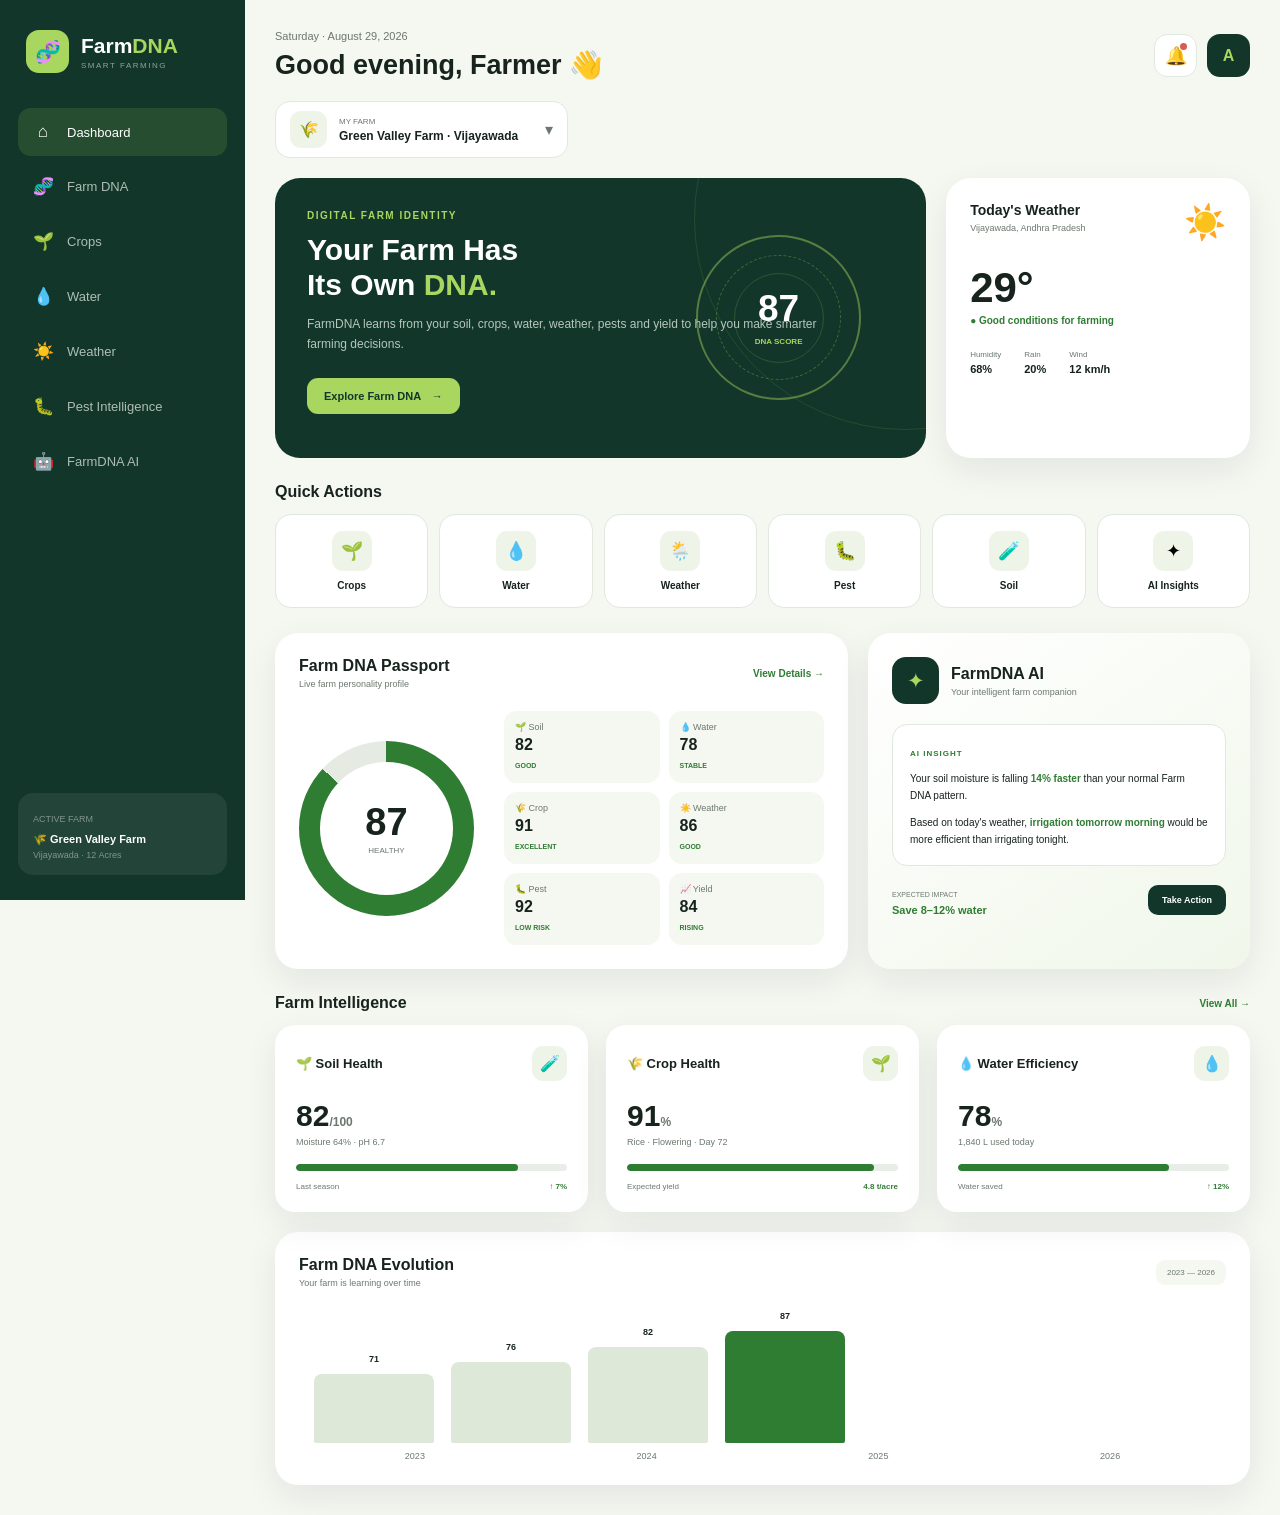
<file: index.html>
<!DOCTYPE html>
<html lang="en">

<head>
    <meta charset="UTF-8">
    <meta name="viewport" content="width=device-width, initial-scale=1.0">

    <title>FarmDNA | Smart Farming</title>

    <link rel="stylesheet" href="style.css">
</head>

<body>

    <!-- SIDEBAR -->
    <aside class="sidebar">

        <div class="logo">
            <div class="logo-icon">🧬</div>

            <div>
                <h2>Farm<span>DNA</span></h2>
                <p>SMART FARMING</p>
            </div>
        </div>

        <nav>

            <button class="nav-item active" data-section="dashboard">
                <span>⌂</span>
                Dashboard
            </button>

            <button class="nav-item" data-section="dna">
                <span>🧬</span>
                Farm DNA
            </button>

            <button class="nav-item" data-section="crops">
                <span>🌱</span>
                Crops
            </button>

            <button class="nav-item" data-section="water">
                <span>💧</span>
                Water
            </button>

            <button class="nav-item" data-section="weather">
                <span>☀️</span>
                Weather
            </button>

            <button class="nav-item" data-section="pest">
                <span>🐛</span>
                Pest Intelligence
            </button>

            <button class="nav-item" data-section="ai">
                <span>🤖</span>
                FarmDNA AI
            </button>

        </nav>

        <div class="farm-mini">

            <small>ACTIVE FARM</small>

            <strong>🌾 Green Valley Farm</strong>

            <p>Vijayawada · 12 Acres</p>

        </div>

    </aside>


    <!-- MAIN -->
    <main class="main">

        <!-- HEADER -->
        <header class="header">

            <div>
                <p class="date">Saturday · August 29, 2026</p>

                <h1>
                    Good evening, Farmer 👋
                </h1>
            </div>

            <div class="header-actions">

                <button class="notification" id="notificationBtn">
                    🔔
                    <span></span>
                </button>

                <div class="profile">
                    A
                </div>

            </div>

        </header>


        <!-- FARM SELECTOR -->
        <div class="farm-selector">

            <div class="farm-selector-icon">
                🌾
            </div>

            <div>
                <small>MY FARM</small>

                <strong>
                    Green Valley Farm · Vijayawada
                </strong>
            </div>

            <div class="arrow">
                ▾
            </div>

        </div>


        <!-- HERO -->
        <section class="hero-section">

            <div class="hero">

                <div class="hero-content">

                    <p class="eyebrow">
                        DIGITAL FARM IDENTITY
                    </p>

                    <h2>
                        Your Farm Has
                        <br>
                        Its Own <span>DNA.</span>
                    </h2>

                    <p class="hero-description">

                        FarmDNA learns from your soil, crops,
                        water, weather, pests and yield to help
                        you make smarter farming decisions.

                    </p>

                    <button class="primary-btn" id="dnaBtn">

                        Explore Farm DNA
                        <span>→</span>

                    </button>

                </div>


                <!-- DNA CIRCLE -->

                <div class="dna-visual">

                    <div class="orbit orbit-1"></div>
                    <div class="orbit orbit-2"></div>

                    <div class="dna-score">

                        <strong>87</strong>

                        <small>DNA SCORE</small>

                    </div>

                </div>

            </div>


            <!-- WEATHER CARD -->

            <div class="weather-card">

                <div class="weather-top">

                    <div>
                        <h3>Today's Weather</h3>

                        <p>
                            Vijayawada, Andhra Pradesh
                        </p>
                    </div>

                    <div class="weather-icon">
                        ☀️
                    </div>

                </div>

                <div class="temperature">
                    29°
                </div>

                <div class="weather-status">
                    ● Good conditions for farming
                </div>

                <div class="weather-details">

                    <div>
                        <small>Humidity</small>
                        <strong>68%</strong>
                    </div>

                    <div>
                        <small>Rain</small>
                        <strong>20%</strong>
                    </div>

                    <div>
                        <small>Wind</small>
                        <strong>12 km/h</strong>
                    </div>

                </div>

            </div>

        </section>


        <!-- QUICK ACTIONS -->

        <section class="section">

            <div class="section-header">
                <h2>Quick Actions</h2>
            </div>

            <div class="quick-actions">

                <button class="quick-card" data-action="crops">
                    <div>🌱</div>
                    <span>Crops</span>
                </button>

                <button class="quick-card" data-action="water">
                    <div>💧</div>
                    <span>Water</span>
                </button>

                <button class="quick-card" data-action="weather">
                    <div>🌦️</div>
                    <span>Weather</span>
                </button>

                <button class="quick-card" data-action="pest">
                    <div>🐛</div>
                    <span>Pest</span>
                </button>

                <button class="quick-card" data-action="soil">
                    <div>🧪</div>
                    <span>Soil</span>
                </button>

                <button class="quick-card" data-action="ai">
                    <div>✦</div>
                    <span>AI Insights</span>
                </button>

            </div>

        </section>


        <!-- DNA + AI -->

        <section class="two-column section">


            <!-- DNA PASSPORT -->

            <div class="card">

                <div class="card-header">

                    <div>
                        <h2>Farm DNA Passport</h2>
                        <p>Live farm personality profile</p>
                    </div>

                    <button class="text-btn" id="detailsBtn">
                        View Details →
                    </button>

                </div>


                <div class="dna-passport">

                    <div class="dna-ring">

                        <div class="dna-ring-inner">

                            <strong>87</strong>

                            <small>HEALTHY</small>

                        </div>

                    </div>


                    <div class="dna-properties">

                        <div class="property">
                            <span>🌱 Soil</span>
                            <strong>82</strong>
                            <small>GOOD</small>
                        </div>

                        <div class="property">
                            <span>💧 Water</span>
                            <strong>78</strong>
                            <small>STABLE</small>
                        </div>

                        <div class="property">
                            <span>🌾 Crop</span>
                            <strong>91</strong>
                            <small>EXCELLENT</small>
                        </div>

                        <div class="property">
                            <span>☀️ Weather</span>
                            <strong>86</strong>
                            <small>GOOD</small>
                        </div>

                        <div class="property">
                            <span>🐛 Pest</span>
                            <strong>92</strong>
                            <small>LOW RISK</small>
                        </div>

                        <div class="property">
                            <span>📈 Yield</span>
                            <strong>84</strong>
                            <small>RISING</small>
                        </div>

                    </div>

                </div>

            </div>


            <!-- AI CARD -->

            <div class="card ai-card">

                <div class="ai-title">

                    <div class="ai-icon">
                        ✦
                    </div>

                    <div>
                        <h2>FarmDNA AI</h2>
                        <p>Your intelligent farm companion</p>
                    </div>

                </div>


                <div class="ai-message">

                    <strong>AI INSIGHT</strong>

                    <p>

                        Your soil moisture is falling
                        <b>14% faster</b> than your normal
                        Farm DNA pattern.

                    </p>

                    <p>

                        Based on today's weather,
                        <b>irrigation tomorrow morning</b>
                        would be more efficient than
                        irrigating tonight.

                    </p>

                </div>


                <div class="ai-footer">

                    <div>

                        <small>EXPECTED IMPACT</small>

                        <strong>
                            Save 8–12% water
                        </strong>

                    </div>

                    <button class="dark-btn" id="actionBtn">
                        Take Action
                    </button>

                </div>

            </div>

        </section>


        <!-- FARM INTELLIGENCE -->

        <section class="section">

            <div class="section-header">

                <h2>Farm Intelligence</h2>

                <button class="text-btn">
                    View All →
                </button>

            </div>


            <div class="metrics">


                <!-- SOIL -->

                <div class="metric-card">

                    <div class="metric-header">

                        <h3>🌱 Soil Health</h3>

                        <span>🧪</span>

                    </div>

                    <div class="metric-number">
                        82<span>/100</span>
                    </div>

                    <p>
                        Moisture 64% · pH 6.7
                    </p>

                    <div class="progress">
                        <div style="width:82%"></div>
                    </div>

                    <div class="metric-footer">
                        <span>Last season</span>
                        <b>↑ 7%</b>
                    </div>

                </div>


                <!-- CROP -->

                <div class="metric-card">

                    <div class="metric-header">

                        <h3>🌾 Crop Health</h3>

                        <span>🌱</span>

                    </div>

                    <div class="metric-number">
                        91<span>%</span>
                    </div>

                    <p>
                        Rice · Flowering · Day 72
                    </p>

                    <div class="progress">
                        <div style="width:91%"></div>
                    </div>

                    <div class="metric-footer">
                        <span>Expected yield</span>
                        <b>4.8 t/acre</b>
                    </div>

                </div>


                <!-- WATER -->

                <div class="metric-card">

                    <div class="metric-header">

                        <h3>💧 Water Efficiency</h3>

                        <span>💧</span>

                    </div>

                    <div class="metric-number">
                        78<span>%</span>
                    </div>

                    <p>
                        1,840 L used today
                    </p>

                    <div class="progress">
                        <div style="width:78%"></div>
                    </div>

                    <div class="metric-footer">
                        <span>Water saved</span>
                        <b>↑ 12%</b>
                    </div>

                </div>

            </div>

        </section>


        <!-- EVOLUTION -->

        <section class="card evolution">

            <div class="card-header">

                <div>
                    <h2>Farm DNA Evolution</h2>

                    <p>
                        Your farm is learning over time
                    </p>
                </div>

                <span class="year">
                    2023 — 2026
                </span>

            </div>


            <div class="chart">

                <div class="bar" style="height:55%">
                    <span>71</span>
                </div>

                <div class="bar" style="height:65%">
                    <span>76</span>
                </div>

                <div class="bar" style="height:77%">
                    <span>82</span>
                </div>

                <div class="bar active-bar" style="height:90%">
                    <span>87</span>
                </div>

            </div>


            <div class="chart-labels">

                <span>2023</span>
                <span>2024</span>
                <span>2025</span>
                <span>2026</span>

            </div>

        </section>

    </main>


    <!-- MOBILE NAV -->

    <nav class="mobile-nav">

        <button class="active">⌂</button>
        <button>🧬</button>
        <button>🌱</button>
        <button>🤖</button>
        <button>👤</button>

    </nav>


    <!-- TOAST -->

    <div id="toast" class="toast">
        <strong>FarmDNA</strong>
        <span>Action completed successfully.</span>
    </div>


    <script src="script.js"></script>

</body>

</html>
</file>
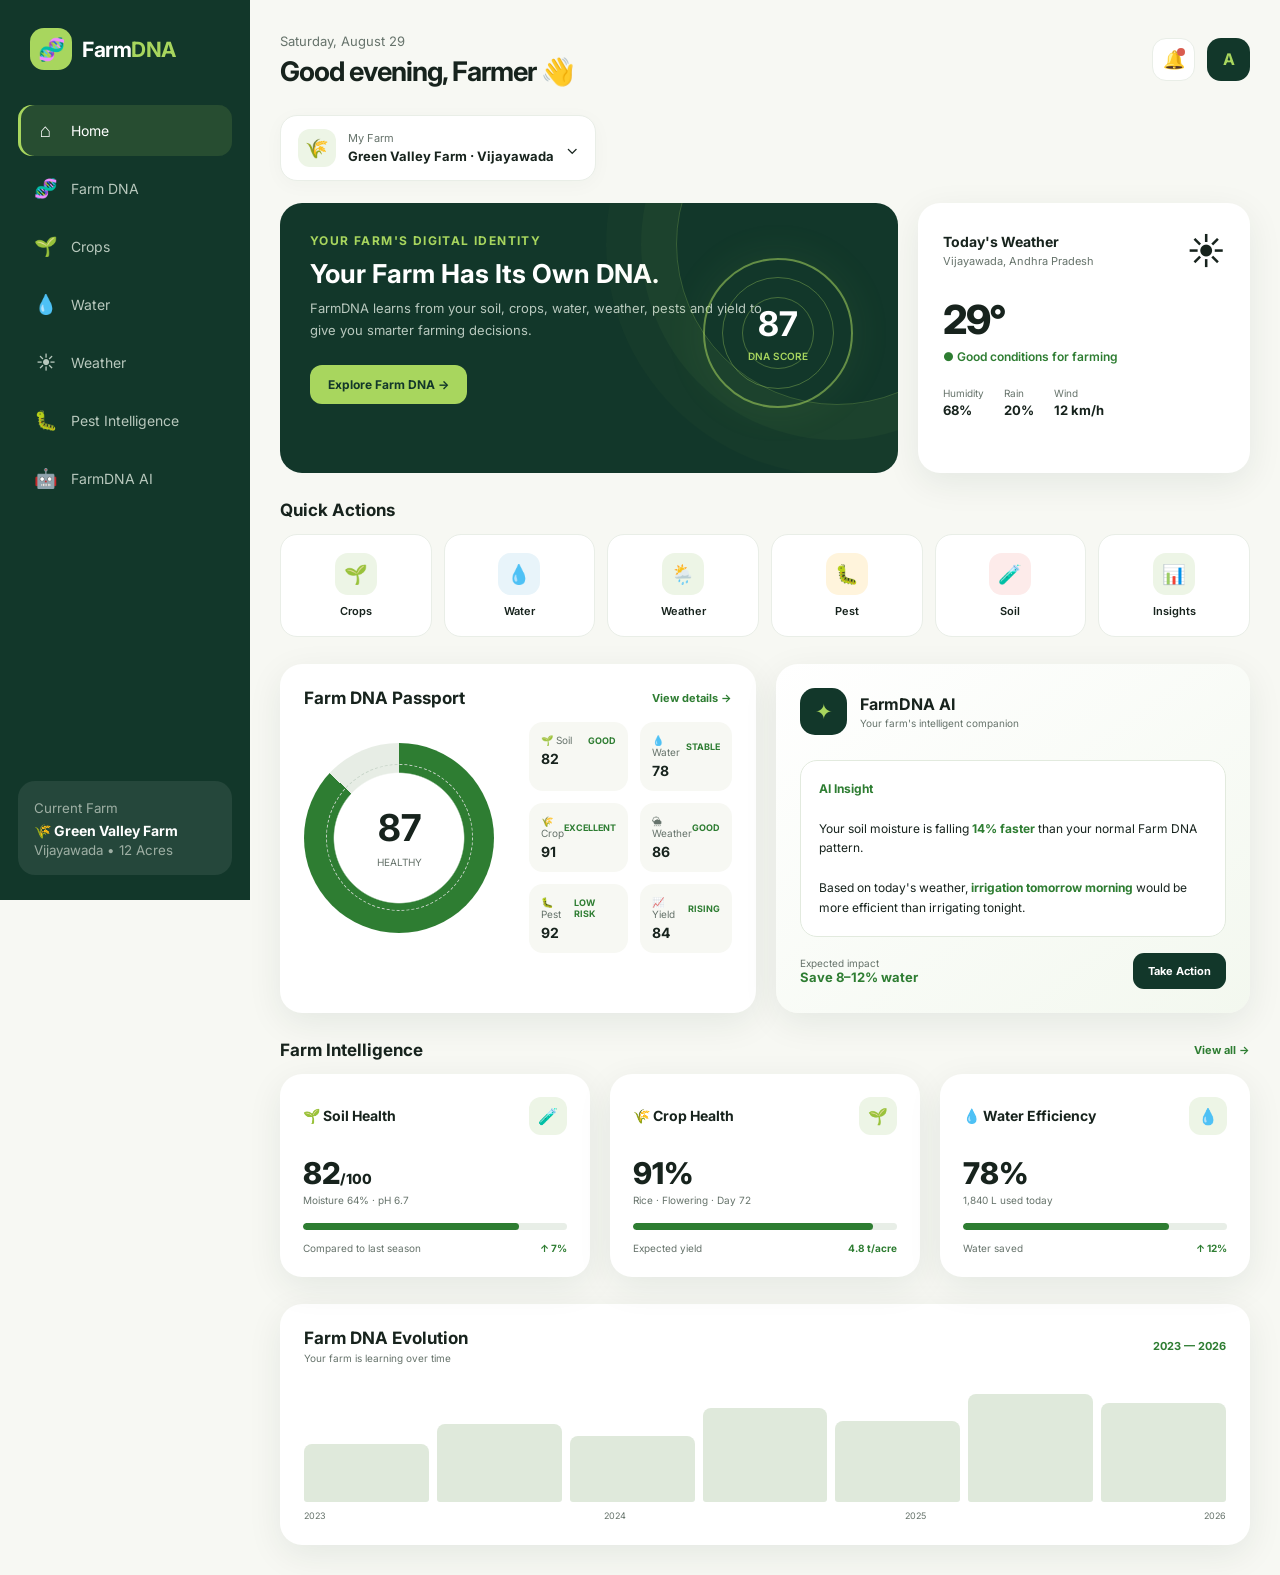
<file: HOME.html>
<!DOCTYPE html>
<html lang="en">
<head>
  <meta charset="UTF-8" />
  <meta name="viewport" content="width=device-width, initial-scale=1.0" />

  <title>FarmDNA — Smart Farming Intelligence</title>

  <link rel="preconnect" href="https://fonts.googleapis.com">
  <link rel="preconnect" href="https://fonts.gstatic.com" crossorigin>
  <link href="https://fonts.googleapis.com/css2?family=Inter:wght@400;500;600;700;800&display=swap" rel="stylesheet">

  <style>
    :root {
      --forest: #12372A;
      --green: #2E7D32;
      --lime: #A8D65E;
      --bg: #F7F8F3;
      --white: #FFFFFF;
      --text: #17231D;
      --muted: #66736B;
      --light: #E9EEE7;
      --blue: #3A86B8;
      --amber: #E7A93B;
      --red: #D95C4F;
      --shadow: 0 10px 35px rgba(18, 55, 42, 0.08);
      --radius: 22px;
    }

    * {
      margin: 0;
      padding: 0;
      box-sizing: border-box;
    }

    html {
      scroll-behavior: smooth;
    }

    body {
      font-family: "Inter", sans-serif;
      background: var(--bg);
      color: var(--text);
      min-height: 100vh;
    }

    button {
      font-family: inherit;
      cursor: pointer;
    }

    .app {
      max-width: 1400px;
      margin: auto;
      display: flex;
      min-height: 100vh;
    }

    /* ================= SIDEBAR ================= */

    .sidebar {
      width: 250px;
      background: var(--forest);
      color: white;
      padding: 28px 18px;
      position: fixed;
      height: 100vh;
      left: 0;
      top: 0;
      z-index: 20;
    }

    .logo {
      display: flex;
      align-items: center;
      gap: 10px;
      padding: 0 12px 35px;
    }

    .logo-icon {
      width: 42px;
      height: 42px;
      border-radius: 14px;
      background: var(--lime);
      color: var(--forest);
      display: grid;
      place-items: center;
      font-size: 22px;
      font-weight: 800;
    }

    .logo h1 {
      font-size: 21px;
      letter-spacing: -0.5px;
    }

    .logo span {
      color: var(--lime);
    }

    .nav {
      display: flex;
      flex-direction: column;
      gap: 7px;
    }

    .nav button {
      border: 0;
      background: transparent;
      color: #b8c8bd;
      padding: 14px 15px;
      border-radius: 14px;
      display: flex;
      align-items: center;
      gap: 13px;
      font-size: 14px;
      text-align: left;
      transition: .2s;
    }

    .nav button:hover,
    .nav button.active {
      background: rgba(168, 214, 94, .14);
      color: white;
    }

    .nav button.active {
      box-shadow: inset 3px 0 var(--lime);
    }

    .nav-icon {
      font-size: 19px;
      width: 25px;
      text-align: center;
    }

    .sidebar-farm {
      position: absolute;
      bottom: 25px;
      left: 18px;
      right: 18px;
      padding: 16px;
      background: rgba(255,255,255,.08);
      border-radius: 17px;
    }

    .sidebar-farm small {
      color: #9eafa4;
    }

    .sidebar-farm strong {
      display: block;
      margin-top: 5px;
      font-size: 14px;
    }

    /* ================= MAIN ================= */

    .main {
      margin-left: 250px;
      width: calc(100% - 250px);
      padding: 30px;
    }

    .topbar {
      display: flex;
      justify-content: space-between;
      align-items: center;
      margin-bottom: 27px;
    }

    .welcome small {
      color: var(--muted);
      font-size: 13px;
    }

    .welcome h2 {
      font-size: 27px;
      margin-top: 5px;
      letter-spacing: -1px;
    }

    .top-actions {
      display: flex;
      align-items: center;
      gap: 12px;
    }

    .icon-btn {
      width: 43px;
      height: 43px;
      border: 1px solid var(--light);
      background: white;
      border-radius: 14px;
      font-size: 18px;
      position: relative;
    }

    .notification-dot {
      position: absolute;
      width: 8px;
      height: 8px;
      background: var(--red);
      border-radius: 50%;
      top: 9px;
      right: 9px;
    }

    .avatar {
      width: 43px;
      height: 43px;
      background: var(--forest);
      color: var(--lime);
      border-radius: 14px;
      display: grid;
      place-items: center;
      font-weight: 700;
    }

    /* ================= FARM SELECTOR ================= */

    .farm-selector {
      background: var(--white);
      border: 1px solid var(--light);
      border-radius: 17px;
      padding: 13px 17px;
      display: inline-flex;
      align-items: center;
      gap: 12px;
      margin-bottom: 22px;
      box-shadow: 0 4px 20px rgba(18,55,42,.03);
    }

    .farm-symbol {
      width: 38px;
      height: 38px;
      border-radius: 12px;
      background: #edf5e6;
      display: grid;
      place-items: center;
      font-size: 19px;
    }

    .farm-selector small {
      color: var(--muted);
      display: block;
      font-size: 11px;
    }

    .farm-selector strong {
      font-size: 13px;
    }

    /* ================= HERO ================= */

    .hero-grid {
      display: grid;
      grid-template-columns: 1.3fr .7fr;
      gap: 20px;
    }

    .hero {
      background: var(--forest);
      border-radius: var(--radius);
      padding: 30px;
      color: white;
      position: relative;
      overflow: hidden;
      min-height: 270px;
    }

    .hero::after {
      content: "";
      position: absolute;
      width: 320px;
      height: 320px;
      right: -100px;
      top: -120px;
      border-radius: 50%;
      border: 1px solid rgba(168,214,94,.25);
      box-shadow:
        0 0 0 35px rgba(168,214,94,.04),
        0 0 0 70px rgba(168,214,94,.025);
    }

    .hero-label {
      color: var(--lime);
      font-size: 12px;
      font-weight: 700;
      text-transform: uppercase;
      letter-spacing: 1.4px;
    }

    .hero h3 {
      font-size: 26px;
      margin: 10px 0 8px;
    }

    .hero p {
      color: #b9c9bf;
      max-width: 470px;
      font-size: 13px;
      line-height: 1.7;
    }

    .dna-mini {
      position: absolute;
      right: 45px;
      top: 55px;
      width: 150px;
      height: 150px;
      border: 2px solid rgba(168,214,94,.55);
      border-radius: 50%;
      display: grid;
      place-items: center;
      box-shadow: 0 0 45px rgba(168,214,94,.08);
    }

    .dna-mini::before,
    .dna-mini::after {
      content: "";
      position: absolute;
      border: 1px solid rgba(168,214,94,.35);
      border-radius: 50%;
    }

    .dna-mini::before {
      width: 110px;
      height: 110px;
    }

    .dna-mini::after {
      width: 70px;
      height: 70px;
    }

    .dna-score {
      position: relative;
      z-index: 2;
      text-align: center;
    }

    .dna-score strong {
      display: block;
      font-size: 34px;
    }

    .dna-score span {
      color: var(--lime);
      font-size: 10px;
      font-weight: 600;
    }

    .hero-button {
      margin-top: 24px;
      background: var(--lime);
      color: var(--forest);
      border: 0;
      padding: 12px 18px;
      border-radius: 12px;
      font-weight: 700;
      font-size: 12px;
    }

    /* ================= WEATHER ================= */

    .weather {
      background: white;
      border-radius: var(--radius);
      padding: 25px;
      box-shadow: var(--shadow);
    }

    .weather-top {
      display: flex;
      justify-content: space-between;
      align-items: center;
    }

    .weather h4 {
      font-size: 14px;
    }

    .weather-location {
      color: var(--muted);
      font-size: 11px;
      margin-top: 4px;
    }

    .weather-icon {
      font-size: 37px;
    }

    .temperature {
      font-size: 40px;
      font-weight: 800;
      margin: 22px 0 5px;
      letter-spacing: -2px;
    }

    .weather-status {
      color: var(--green);
      font-size: 12px;
      font-weight: 600;
    }

    .weather-stats {
      display: flex;
      gap: 20px;
      margin-top: 23px;
    }

    .weather-stat small {
      color: var(--muted);
      display: block;
      font-size: 10px;
    }

    .weather-stat strong {
      font-size: 13px;
    }

    /* ================= SECTIONS ================= */

    .section {
      margin-top: 27px;
    }

    .section-header {
      display: flex;
      justify-content: space-between;
      align-items: center;
      margin-bottom: 14px;
    }

    .section-header h3 {
      font-size: 17px;
    }

    .section-header a {
      font-size: 11px;
      color: var(--green);
      font-weight: 700;
      cursor: pointer;
    }

    /* ================= QUICK ACTIONS ================= */

    .quick-grid {
      display: grid;
      grid-template-columns: repeat(6, 1fr);
      gap: 12px;
    }

    .quick-card {
      background: white;
      border: 1px solid var(--light);
      padding: 18px 10px;
      border-radius: 17px;
      text-align: center;
      transition: .2s;
      cursor: pointer;
    }

    .quick-card:hover {
      transform: translateY(-3px);
      box-shadow: var(--shadow);
    }

    .quick-icon {
      width: 42px;
      height: 42px;
      margin: auto;
      border-radius: 13px;
      display: grid;
      place-items: center;
      font-size: 19px;
      background: #edf5e6;
    }

    .quick-card:nth-child(2) .quick-icon {
      background: #e8f4fa;
    }

    .quick-card:nth-child(4) .quick-icon {
      background: #fff4dc;
    }

    .quick-card:nth-child(5) .quick-icon {
      background: #fdebea;
    }

    .quick-card span {
      display: block;
      font-size: 11px;
      font-weight: 600;
      margin-top: 9px;
    }

    /* ================= CONTENT GRID ================= */

    .content-grid {
      display: grid;
      grid-template-columns: 1fr 1fr;
      gap: 20px;
    }

    .card {
      background: white;
      border-radius: var(--radius);
      padding: 24px;
      box-shadow: var(--shadow);
    }

    /* ================= FARM DNA ================= */

    .dna-card {
      min-height: 330px;
    }

    .dna-main {
      display: flex;
      align-items: center;
      gap: 35px;
    }

    .dna-circle {
      width: 190px;
      height: 190px;
      border-radius: 50%;
      background:
        radial-gradient(circle at center, white 48%, transparent 49%),
        conic-gradient(var(--green) 0deg 313deg, #e7ede5 313deg 360deg);
      display: grid;
      place-items: center;
      position: relative;
      flex-shrink: 0;
    }

    .dna-circle::before {
      content: "";
      position: absolute;
      width: 145px;
      height: 145px;
      border-radius: 50%;
      border: 1px dashed #c8d5c9;
    }

    .dna-inner {
      text-align: center;
      position: relative;
    }

    .dna-inner strong {
      display: block;
      font-size: 37px;
    }

    .dna-inner span {
      color: var(--muted);
      font-size: 10px;
    }

    .dna-list {
      flex: 1;
      display: grid;
      grid-template-columns: 1fr 1fr;
      gap: 12px;
    }

    .dna-item {
      padding: 12px;
      border-radius: 14px;
      background: var(--bg);
    }

    .dna-item-top {
      display: flex;
      justify-content: space-between;
      align-items: center;
    }

    .dna-item small {
      font-size: 10px;
      color: var(--muted);
    }

    .dna-item strong {
      font-size: 14px;
      display: block;
      margin-top: 4px;
    }

    .status-good {
      color: var(--green);
      font-size: 9px;
      font-weight: 700;
    }

    /* ================= AI CARD ================= */

    .ai-card {
      background: linear-gradient(145deg, #ffffff, #f3f8ef);
      position: relative;
      overflow: hidden;
    }

    .ai-header {
      display: flex;
      align-items: center;
      gap: 13px;
    }

    .ai-icon {
      width: 47px;
      height: 47px;
      background: var(--forest);
      color: var(--lime);
      border-radius: 15px;
      display: grid;
      place-items: center;
      font-size: 21px;
    }

    .ai-header h3 {
      font-size: 16px;
    }

    .ai-header p {
      color: var(--muted);
      font-size: 10px;
      margin-top: 3px;
    }

    .ai-message {
      margin-top: 25px;
      padding: 18px;
      background: white;
      border: 1px solid #e2eade;
      border-radius: 17px;
      line-height: 1.65;
      font-size: 12px;
    }

    .ai-message strong {
      color: var(--green);
    }

    .ai-action {
      margin-top: 16px;
      display: flex;
      justify-content: space-between;
      align-items: center;
    }

    .ai-impact {
      font-size: 10px;
      color: var(--muted);
    }

    .ai-impact strong {
      color: var(--green);
      font-size: 13px;
    }

    .action-button {
      border: 0;
      background: var(--forest);
      color: white;
      padding: 11px 15px;
      border-radius: 11px;
      font-size: 11px;
      font-weight: 700;
    }

    /* ================= LOWER CARDS ================= */

    .lower-grid {
      display: grid;
      grid-template-columns: 1fr 1fr 1fr;
      gap: 20px;
    }

    .metric-card {
      background: white;
      border-radius: var(--radius);
      padding: 23px;
      box-shadow: var(--shadow);
    }

    .metric-title {
      display: flex;
      justify-content: space-between;
      align-items: center;
    }

    .metric-title h3 {
      font-size: 14px;
    }

    .metric-icon {
      width: 38px;
      height: 38px;
      border-radius: 12px;
      display: grid;
      place-items: center;
      background: #edf5e6;
    }

    .metric-value {
      margin-top: 20px;
      font-size: 30px;
      font-weight: 800;
    }

    .metric-sub {
      color: var(--muted);
      font-size: 10px;
      margin-top: 3px;
    }

    .progress {
      height: 7px;
      background: #e8eee7;
      border-radius: 10px;
      margin-top: 17px;
      overflow: hidden;
    }

    .progress div {
      height: 100%;
      background: var(--green);
      border-radius: inherit;
    }

    .metric-footer {
      display: flex;
      justify-content: space-between;
      margin-top: 12px;
      font-size: 10px;
      color: var(--muted);
    }

    .positive {
      color: var(--green);
      font-weight: 700;
    }

    /* ================= CHART ================= */

    .chart {
      height: 120px;
      margin-top: 18px;
      display: flex;
      align-items: end;
      gap: 8px;
    }

    .bar {
      flex: 1;
      border-radius: 8px 8px 3px 3px;
      background: #dfe9db;
      transition: .3s;
    }

    .bar:hover {
      background: var(--green);
    }

    .bar:nth-child(1) { height: 48%; }
    .bar:nth-child(2) { height: 65%; }
    .bar:nth-child(3) { height: 55%; }
    .bar:nth-child(4) { height: 78%; }
    .bar:nth-child(5) { height: 67%; }
    .bar:nth-child(6) { height: 90%; }
    .bar:nth-child(7) { height: 82%; }

    /* ================= BOTTOM NAV MOBILE ================= */

    .mobile-nav {
      display: none;
    }

    /* ================= RESPONSIVE ================= */

    @media(max-width: 1100px) {
      .quick-grid {
        grid-template-columns: repeat(3, 1fr);
      }

      .lower-grid {
        grid-template-columns: 1fr 1fr;
      }

      .dna-main {
        flex-direction: column;
      }
    }

    @media(max-width: 850px) {
      .sidebar {
        display: none;
      }

      .main {
        margin-left: 0;
        width: 100%;
        padding: 20px 17px 95px;
      }

      .hero-grid,
      .content-grid,
      .lower-grid {
        grid-template-columns: 1fr;
      }

      .hero {
        min-height: 300px;
      }

      .dna-mini {
        right: 25px;
        top: 105px;
      }

      .topbar {
        align-items: flex-start;
      }

      .welcome h2 {
        font-size: 22px;
      }

      .avatar {
        display: none;
      }

      .mobile-nav {
        position: fixed;
        bottom: 14px;
        left: 14px;
        right: 14px;
        height: 65px;
        background: rgba(18,55,42,.96);
        border-radius: 21px;
        display: flex;
        align-items: center;
        justify-content: space-around;
        z-index: 50;
        box-shadow: 0 10px 35px rgba(0,0,0,.2);
      }

      .mobile-nav button {
        border: 0;
        background: transparent;
        color: #aebeb3;
        font-size: 20px;
      }

      .mobile-nav button.active {
        color: var(--lime);
      }

      .dna-main {
        flex-direction: column;
      }

      .dna-list {
        width: 100%;
      }
    }

    @media(max-width: 480px) {
      .hero {
        padding: 22px;
      }

      .hero h3 {
        font-size: 23px;
      }

      .dna-mini {
        width: 110px;
        height: 110px;
        right: 20px;
        top: 125px;
      }

      .dna-mini::before {
        width: 82px;
        height: 82px;
      }

      .dna-mini::after {
        width: 53px;
        height: 53px;
      }

      .dna-score strong {
        font-size: 25px;
      }

      .quick-grid {
        grid-template-columns: repeat(3, 1fr);
      }

      .quick-card {
        padding: 14px 6px;
      }

      .dna-circle {
        width: 160px;
        height: 160px;
      }

      .dna-list {
        gap: 8px;
      }

      .dna-item {
        padding: 10px;
      }
    }
  </style>
</head>

<body>

<div class="app">

  <!-- SIDEBAR -->
  <aside class="sidebar">

    <div class="logo">
      <div class="logo-icon">🧬</div>
      <h1>Farm<span>DNA</span></h1>
    </div>

    <nav class="nav">
      <button class="active" onclick="showSection('home')">
        <span class="nav-icon">⌂</span>
        Home
      </button>

      <button onclick="showSection('dna')">
        <span class="nav-icon">🧬</span>
        Farm DNA
      </button>

      <button onclick="showSection('crops')">
        <span class="nav-icon">🌱</span>
        Crops
      </button>

      <button onclick="showSection('water')">
        <span class="nav-icon">💧</span>
        Water
      </button>

      <button onclick="showSection('weather')">
        <span class="nav-icon">☀️</span>
        Weather
      </button>

      <button onclick="showSection('pest')">
        <span class="nav-icon">🐛</span>
        Pest Intelligence
      </button>

      <button onclick="showSection('ai')">
        <span class="nav-icon">🤖</span>
        FarmDNA AI
      </button>
    </nav>

    <div class="sidebar-farm">
      <small>Current Farm</small>
      <strong>🌾 Green Valley Farm</strong>
      <small>Vijayawada • 12 Acres</small>
    </div>

  </aside>


  <!-- MAIN -->
  <main class="main">

    <!-- TOP BAR -->
    <header class="topbar">

      <div class="welcome">
        <small>Saturday, August 29</small>
        <h2>Good evening, Farmer 👋</h2>
      </div>

      <div class="top-actions">
        <button class="icon-btn">
          🔔
          <span class="notification-dot"></span>
        </button>

        <div class="avatar">A</div>
      </div>

    </header>


    <!-- FARM SELECTOR -->
    <div class="farm-selector">

      <div class="farm-symbol">🌾</div>

      <div>
        <small>My Farm</small>
        <strong>Green Valley Farm · Vijayawada</strong>
      </div>

      <span>⌄</span>

    </div>


    <!-- HERO -->
    <section class="hero-grid">

      <div class="hero">

        <div class="hero-label">
          Your farm's digital identity
        </div>

        <h3>Your Farm Has Its Own DNA.</h3>

        <p>
          FarmDNA learns from your soil, crops, water,
          weather, pests and yield to give you smarter
          farming decisions.
        </p>

        <button class="hero-button" onclick="showSection('dna')">
          Explore Farm DNA →
        </button>

        <div class="dna-mini">

          <div class="dna-score">
            <strong>87</strong>
            <span>DNA SCORE</span>
          </div>

        </div>

      </div>


      <!-- WEATHER -->
      <div class="weather">

        <div class="weather-top">

          <div>
            <h4>Today's Weather</h4>
            <div class="weather-location">
              Vijayawada, Andhra Pradesh
            </div>
          </div>

          <div class="weather-icon">☀️</div>

        </div>

        <div class="temperature">
          29°
        </div>

        <div class="weather-status">
          ● Good conditions for farming
        </div>

        <div class="weather-stats">

          <div class="weather-stat">
            <small>Humidity</small>
            <strong>68%</strong>
          </div>

          <div class="weather-stat">
            <small>Rain</small>
            <strong>20%</strong>
          </div>

          <div class="weather-stat">
            <small>Wind</small>
            <strong>12 km/h</strong>
          </div>

        </div>

      </div>

    </section>


    <!-- QUICK ACTIONS -->
    <section class="section">

      <div class="section-header">
        <h3>Quick Actions</h3>
      </div>

      <div class="quick-grid">

        <div class="quick-card" onclick="showSection('crops')">
          <div class="quick-icon">🌱</div>
          <span>Crops</span>
        </div>

        <div class="quick-card" onclick="showSection('water')">
          <div class="quick-icon">💧</div>
          <span>Water</span>
        </div>

        <div class="quick-card" onclick="showSection('weather')">
          <div class="quick-icon">🌦️</div>
          <span>Weather</span>
        </div>

        <div class="quick-card" onclick="showSection('pest')">
          <div class="quick-icon">🐛</div>
          <span>Pest</span>
        </div>

        <div class="quick-card" onclick="showSection('dna')">
          <div class="quick-icon">🧪</div>
          <span>Soil</span>
        </div>

        <div class="quick-card" onclick="showSection('ai')">
          <div class="quick-icon">📊</div>
          <span>Insights</span>
        </div>

      </div>

    </section>


    <!-- FARM DNA + AI -->
    <section class="section">

      <div class="content-grid">


        <!-- DNA CARD -->
        <div class="card dna-card">

          <div class="section-header">
            <h3>Farm DNA Passport</h3>
            <a onclick="showSection('dna')">View details →</a>
          </div>

          <div class="dna-main">

            <div class="dna-circle">

              <div class="dna-inner">
                <strong>87</strong>
                <span>HEALTHY</span>
              </div>

            </div>


            <div class="dna-list">

              <div class="dna-item">
                <div class="dna-item-top">
                  <small>🌱 Soil</small>
                  <span class="status-good">GOOD</span>
                </div>
                <strong>82</strong>
              </div>

              <div class="dna-item">
                <div class="dna-item-top">
                  <small>💧 Water</small>
                  <span class="status-good">STABLE</span>
                </div>
                <strong>78</strong>
              </div>

              <div class="dna-item">
                <div class="dna-item-top">
                  <small>🌾 Crop</small>
                  <span class="status-good">EXCELLENT</span>
                </div>
                <strong>91</strong>
              </div>

              <div class="dna-item">
                <div class="dna-item-top">
                  <small>🌦 Weather</small>
                  <span class="status-good">GOOD</span>
                </div>
                <strong>86</strong>
              </div>

              <div class="dna-item">
                <div class="dna-item-top">
                  <small>🐛 Pest</small>
                  <span class="status-good">LOW RISK</span>
                </div>
                <strong>92</strong>
              </div>

              <div class="dna-item">
                <div class="dna-item-top">
                  <small>📈 Yield</small>
                  <span class="status-good">RISING</span>
                </div>
                <strong>84</strong>
              </div>

            </div>

          </div>

        </div>


        <!-- AI CARD -->
        <div class="card ai-card">

          <div class="ai-header">

            <div class="ai-icon">
              ✦
            </div>

            <div>
              <h3>FarmDNA AI</h3>
              <p>Your farm's intelligent companion</p>
            </div>

          </div>


          <div class="ai-message">

            <strong>AI Insight</strong>

            <br><br>

            Your soil moisture is falling
            <strong>14% faster</strong> than your normal
            Farm DNA pattern.

            <br><br>

            Based on today's weather,
            <strong>irrigation tomorrow morning</strong>
            would be more efficient than irrigating tonight.

          </div>


          <div class="ai-action">

            <div class="ai-impact">
              Expected impact<br>
              <strong>Save 8–12% water</strong>
            </div>

            <button class="action-button" onclick="alert('Irrigation recommendation saved!')">
              Take Action
            </button>

          </div>

        </div>

      </div>

    </section>


    <!-- METRICS -->
    <section class="section">

      <div class="section-header">
        <h3>Farm Intelligence</h3>
        <a onclick="showSection('dna')">View all →</a>
      </div>


      <div class="lower-grid">


        <!-- SOIL -->
        <div class="metric-card">

          <div class="metric-title">

            <h3>🌱 Soil Health</h3>

            <div class="metric-icon">
              🧪
            </div>

          </div>

          <div class="metric-value">
            82<span style="font-size:14px;">/100</span>
          </div>

          <div class="metric-sub">
            Moisture 64% · pH 6.7
          </div>

          <div class="progress">
            <div style="width:82%;"></div>
          </div>

          <div class="metric-footer">
            <span>Compared to last season</span>
            <span class="positive">↑ 7%</span>
          </div>

        </div>


        <!-- CROP -->
        <div class="metric-card">

          <div class="metric-title">

            <h3>🌾 Crop Health</h3>

            <div class="metric-icon">
              🌱
            </div>

          </div>

          <div class="metric-value">
            91%
          </div>

          <div class="metric-sub">
            Rice · Flowering · Day 72
          </div>

          <div class="progress">
            <div style="width:91%;"></div>
          </div>

          <div class="metric-footer">
            <span>Expected yield</span>
            <span class="positive">4.8 t/acre</span>
          </div>

        </div>


        <!-- WATER -->
        <div class="metric-card">

          <div class="metric-title">

            <h3>💧 Water Efficiency</h3>

            <div class="metric-icon">
              💧
            </div>

          </div>

          <div class="metric-value">
            78%
          </div>

          <div class="metric-sub">
            1,840 L used today
          </div>

          <div class="progress">
            <div style="width:78%;"></div>
          </div>

          <div class="metric-footer">
            <span>Water saved</span>
            <span class="positive">↑ 12%</span>
          </div>

        </div>

      </div>

    </section>


    <!-- HISTORY -->
    <section class="section">

      <div class="card">

        <div class="section-header">

          <div>
            <h3>Farm DNA Evolution</h3>
            <div style="font-size:10px;color:var(--muted);margin-top:4px;">
              Your farm is learning over time
            </div>
          </div>

          <a>2023 — 2026</a>

        </div>

        <div class="chart">

          <div class="bar" title="2023"></div>
          <div class="bar" title="2024"></div>
          <div class="bar" title="2025"></div>
          <div class="bar" title="2026"></div>
          <div class="bar" title="Season 1"></div>
          <div class="bar" title="Season 2"></div>
          <div class="bar" title="Current"></div>

        </div>

        <div style="
          display:flex;
          justify-content:space-between;
          color:var(--muted);
          font-size:9px;
          margin-top:8px;
        ">
          <span>2023</span>
          <span>2024</span>
          <span>2025</span>
          <span>2026</span>
        </div>

      </div>

    </section>

  </main>

</div>


<!-- MOBILE NAV -->
<nav class="mobile-nav">

  <button class="active" onclick="showSection('home')">
    ⌂
  </button>

  <button onclick="showSection('dna')">
    🧬
  </button>

  <button onclick="showSection('crops')">
    🌱
  </button>

  <button onclick="showSection('ai')">
    🤖
  </button>

  <button onclick="showSection('profile')">
    👤
  </button>

</nav>


<script>

  function showSection(section) {

    const messages = {
      home: "You're already on the FarmDNA dashboard.",
      dna: "Opening your Farm DNA Passport...",
      crops: "Opening Crop Intelligence...",
      water: "Opening Water Intelligence...",
      weather: "Opening Weather Intelligence...",
      pest: "Opening Pest Intelligence...",
      ai: "Opening FarmDNA AI...",
      profile: "Opening Farm Profile..."
    };

    if (section !== "home") {
      alert(messages[section] || "Opening section...");
    }

    // Update desktop navigation
    document.querySelectorAll(".nav button").forEach(btn => {
      btn.classList.remove("active");
    });

    const navButtons = document.querySelectorAll(".nav button");

    const navMap = {
      home: 0,
      dna: 1,
      crops: 2,
      water: 3,
      weather: 4,
      pest: 5,
      ai: 6
    };

    if (navMap[section] !== undefined) {
      navButtons[navMap[section]].classList.add("active");
    }

    // Update mobile navigation
    document.querySelectorAll(".mobile-nav button").forEach(btn => {
      btn.classList.remove("active");
    });
  }


  // Simple notification interaction
  document.querySelector(".icon-btn").addEventListener("click", () => {
    alert(
      "FarmDNA Alert\n\n" +
      "Your soil moisture is dropping faster than usual.\n\n" +
      "Recommended action: Irrigate tomorrow morning."
    );
  });

</script>

</body>
</html>
</file>
<file: style.css>
:root {

    --forest: #12372A;
    --green: #2E7D32;
    --lime: #A8D65E;

    --background: #F5F7F1;
    --white: #FFFFFF;

    --text: #17231D;
    --muted: #6C786F;

    --border: #E1E8E0;

    --blue: #4B91B8;
    --red: #D95C4F;

    --shadow:
        0 12px 35px rgba(18,55,42,0.08);
}


* {
    margin: 0;
    padding: 0;
    box-sizing: border-box;
}


body {

    font-family:
        Inter,
        Arial,
        Helvetica,
        sans-serif;

    background: var(--background);

    color: var(--text);

    min-height: 100vh;
}


button {

    font-family: inherit;

    cursor: pointer;

    border: none;
}


/* =========================
SIDEBAR
========================= */

.sidebar {

    width: 245px;

    position: fixed;

    top: 0;
    bottom: 0;
    left: 0;

    background: var(--forest);

    color: white;

    padding: 25px 18px;

    z-index: 50;
}


.logo {

    display: flex;

    align-items: center;

    gap: 12px;

    padding: 5px 8px 35px;
}


.logo-icon {

    width: 43px;
    height: 43px;

    display: flex;

    justify-content: center;
    align-items: center;

    background: var(--lime);

    color: var(--forest);

    border-radius: 13px;

    font-size: 21px;
}


.logo h2 {

    font-size: 21px;
}


.logo h2 span {

    color: var(--lime);
}


.logo p {

    font-size: 8px;

    color: #91A399;

    margin-top: 3px;

    letter-spacing: 1.5px;
}


.sidebar nav {

    display: flex;

    flex-direction: column;

    gap: 6px;
}


.nav-item {

    width: 100%;

    padding: 14px;

    border-radius: 13px;

    background: transparent;

    color: #AEBDB4;

    text-align: left;

    display: flex;

    align-items: center;

    gap: 13px;

    font-size: 13px;

    transition: .2s;
}


.nav-item:hover {

    background: rgba(255,255,255,.07);

    color: white;
}


.nav-item.active {

    background:
        rgba(168,214,94,.14);

    color: white;
}


.nav-item span {

    width: 22px;

    text-align: center;

    font-size: 17px;
}


.farm-mini {

    position: absolute;

    left: 18px;
    right: 18px;
    bottom: 25px;

    padding: 15px;

    border-radius: 15px;

    background:
        rgba(255,255,255,.07);
}


.farm-mini small {

    color: #82948A;

    font-size: 9px;
}


.farm-mini strong {

    display: block;

    margin-top: 7px;

    font-size: 11px;
}


.farm-mini p {

    color: #82948A;

    font-size: 9px;

    margin-top: 4px;
}


/* =========================
MAIN
========================= */

.main {

    margin-left: 245px;

    padding: 30px;

    max-width: 1550px;
}


/* =========================
HEADER
========================= */

.header {

    display: flex;

    justify-content: space-between;

    align-items: center;

    margin-bottom: 20px;
}


.date {

    color: var(--muted);

    font-size: 11px;
}


.header h1 {

    font-size: 27px;

    margin-top: 7px;
}


.header-actions {

    display: flex;

    gap: 10px;

    align-items: center;
}


.notification {

    width: 43px;
    height: 43px;

    background: white;

    border: 1px solid var(--border);

    border-radius: 13px;

    font-size: 18px;

    position: relative;
}


.notification span {

    width: 7px;
    height: 7px;

    border-radius: 50%;

    background: var(--red);

    position: absolute;

    right: 9px;
    top: 8px;
}


.profile {

    width: 43px;
    height: 43px;

    border-radius: 13px;

    background: var(--forest);

    color: var(--lime);

    display: flex;

    align-items: center;
    justify-content: center;

    font-weight: bold;
}


/* =========================
FARM SELECTOR
========================= */

.farm-selector {

    display: flex;

    align-items: center;

    gap: 12px;

    background: white;

    border: 1px solid var(--border);

    border-radius: 15px;

    width: fit-content;

    padding: 9px 14px;

    margin-bottom: 20px;
}


.farm-selector-icon {

    width: 37px;
    height: 37px;

    background: #EEF5E8;

    border-radius: 11px;

    display: flex;

    align-items: center;
    justify-content: center;
}


.farm-selector small {

    display: block;

    color: var(--muted);

    font-size: 8px;
}


.farm-selector strong {

    display: block;

    margin-top: 3px;

    font-size: 12px;
}


.arrow {

    margin-left: 15px;

    color: var(--muted);
}


/* =========================
HERO
========================= */

.hero-section {

    display: grid;

    grid-template-columns:
        1.5fr .7fr;

    gap: 20px;
}


.hero {

    min-height: 280px;

    border-radius: 25px;

    padding: 32px;

    background: var(--forest);

    color: white;

    position: relative;

    overflow: hidden;
}


.hero:after {

    content: "";

    position: absolute;

    width: 420px;
    height: 420px;

    border: 1px solid
        rgba(168,214,94,.12);

    border-radius: 50%;

    right: -190px;

    top: -170px;
}


.hero-content {

    position: relative;

    z-index: 2;
}


.eyebrow {

    color: var(--lime);

    font-size: 10px;

    font-weight: bold;

    letter-spacing: 1.5px;
}


.hero h2 {

    font-size: 30px;

    line-height: 1.15;

    margin-top: 12px;
}


.hero h2 span {

    color: var(--lime);
}


.hero-description {

    color: #B6C6BC;

    max-width: 510px;

    font-size: 12px;

    line-height: 1.7;

    margin-top: 12px;
}


.primary-btn {

    margin-top: 23px;

    padding: 12px 17px;

    border-radius: 11px;

    background: var(--lime);

    color: var(--forest);

    font-weight: bold;

    font-size: 11px;

    transition: .2s;
}


.primary-btn:hover {

    transform: translateY(-2px);

    box-shadow:
        0 8px 20px
        rgba(168,214,94,.2);
}


.primary-btn span {

    margin-left: 8px;
}


/* =========================
DNA VISUAL
========================= */

.dna-visual {

    position: absolute;

    right: 65px;

    top: 57px;

    width: 165px;
    height: 165px;

    border-radius: 50%;

    border: 2px solid
        rgba(168,214,94,.45);

    display: flex;

    align-items: center;
    justify-content: center;
}


.orbit {

    position: absolute;

    border-radius: 50%;

    border: 1px dashed
        rgba(168,214,94,.3);
}


.orbit-1 {

    width: 125px;
    height: 125px;
}


.orbit-2 {

    width: 90px;
    height: 90px;

    border-style: solid;

    border-color:
        rgba(168,214,94,.18);
}


.dna-score {

    text-align: center;

    z-index: 2;
}


.dna-score strong {

    display: block;

    font-size: 37px;
}


.dna-score small {

    color: var(--lime);

    font-size: 8px;

    font-weight: bold;
}


/* =========================
WEATHER
========================= */

.weather-card {

    background: white;

    border-radius: 25px;

    padding: 24px;

    box-shadow: var(--shadow);
}


.weather-top {

    display: flex;

    justify-content: space-between;
}


.weather-top h3 {

    font-size: 14px;
}


.weather-top p {

    color: var(--muted);

    font-size: 9px;

    margin-top: 5px;
}


.weather-icon {

    font-size: 34px;
}


.temperature {

    font-size: 42px;

    font-weight: 800;

    margin-top: 22px;
}


.weather-status {

    color: var(--green);

    font-size: 10px;

    font-weight: bold;

    margin-top: 3px;
}


.weather-details {

    display: flex;

    gap: 23px;

    margin-top: 24px;
}


.weather-details small {

    display: block;

    color: var(--muted);

    font-size: 8px;
}


.weather-details strong {

    display: block;

    font-size: 11px;

    margin-top: 4px;
}


/* =========================
SECTIONS
========================= */

.section {

    margin-top: 25px;
}


.section-header {

    display: flex;

    justify-content: space-between;

    align-items: center;

    margin-bottom: 13px;
}


.section-header h2 {

    font-size: 16px;
}


.text-btn {

    background: transparent;

    color: var(--green);

    font-size: 10px;

    font-weight: bold;
}


/* =========================
QUICK ACTIONS
========================= */

.quick-actions {

    display: grid;

    grid-template-columns:
        repeat(6,1fr);

    gap: 11px;
}


.quick-card {

    background: white;

    border: 1px solid var(--border);

    border-radius: 16px;

    padding: 16px 10px;

    transition: .2s;
}


.quick-card:hover {

    transform: translateY(-4px);

    box-shadow: var(--shadow);
}


.quick-card div {

    width: 40px;
    height: 40px;

    margin: auto;

    border-radius: 11px;

    background: #EEF5E8;

    display: flex;

    align-items: center;
    justify-content: center;

    font-size: 18px;
}


.quick-card span {

    display: block;

    margin-top: 9px;

    font-size: 10px;

    font-weight: bold;

    color: var(--text);
}


/* =========================
TWO COLUMN
========================= */

.two-column {

    display: grid;

    grid-template-columns:
        1.2fr .8fr;

    gap: 20px;
}


.card {

    background: white;

    border-radius: 23px;

    padding: 24px;

    box-shadow: var(--shadow);
}


.card-header {

    display: flex;

    justify-content: space-between;

    align-items: center;
}


.card-header h2 {

    font-size: 16px;
}


.card-header p {

    color: var(--muted);

    font-size: 9px;

    margin-top: 4px;
}


/* =========================
DNA PASSPORT
========================= */

.dna-passport {

    display: flex;

    align-items: center;

    gap: 30px;

    margin-top: 22px;
}


.dna-ring {

    width: 175px;
    height: 175px;

    flex-shrink: 0;

    border-radius: 50%;

    background:
        conic-gradient(
            var(--green)
            0deg 313deg,
            #E5EAE3
            313deg 360deg
        );

    display: flex;

    align-items: center;
    justify-content: center;
}


.dna-ring-inner {

    width: 133px;
    height: 133px;

    background: white;

    border-radius: 50%;

    display: flex;

    align-items: center;
    justify-content: center;

    flex-direction: column;
}


.dna-ring-inner strong {

    font-size: 38px;
}


.dna-ring-inner small {

    color: var(--muted);

    font-size: 8px;

    margin-top: 2px;
}


.dna-properties {

    display: grid;

    grid-template-columns:
        repeat(2,1fr);

    gap: 9px;

    flex: 1;
}


.property {

    padding: 11px;

    border-radius: 13px;

    background: var(--background);
}


.property span {

    display: block;

    color: var(--muted);

    font-size: 9px;
}


.property strong {

    display: block;

    font-size: 16px;

    margin-top: 4px;
}


.property small {

    color: var(--green);

    font-size: 7px;

    font-weight: bold;
}


/* =========================
AI
========================= */

.ai-card {

    background:
        linear-gradient(
            145deg,
            #FFFFFF,
            #F0F7EA
        );
}


.ai-title {

    display: flex;

    align-items: center;

    gap: 12px;
}


.ai-icon {

    width: 47px;
    height: 47px;

    border-radius: 14px;

    background: var(--forest);

    color: var(--lime);

    display: flex;

    justify-content: center;
    align-items: center;

    font-size: 21px;
}


.ai-title h2 {

    font-size: 16px;
}


.ai-title p {

    color: var(--muted);

    font-size: 9px;

    margin-top: 4px;
}


.ai-message {

    background: white;

    border: 1px solid var(--border);

    padding: 17px;

    border-radius: 15px;

    margin-top: 20px;
}


.ai-message strong {

    color: var(--green);

    font-size: 8px;

    letter-spacing: 1px;
}


.ai-message p {

    font-size: 10px;

    line-height: 1.7;

    margin-top: 10px;
}


.ai-message b {

    color: var(--green);
}


.ai-footer {

    display: flex;

    justify-content: space-between;

    align-items: center;

    margin-top: 17px;
}


.ai-footer small {

    color: var(--muted);

    font-size: 7px;
}


.ai-footer strong {

    display: block;

    color: var(--green);

    font-size: 11px;

    margin-top: 3px;
}


.dark-btn {

    background: var(--forest);

    color: white;

    padding: 10px 14px;

    border-radius: 10px;

    font-size: 9px;

    font-weight: bold;
}


/* =========================
METRICS
========================= */

.metrics {

    display: grid;

    grid-template-columns:
        repeat(3,1fr);

    gap: 18px;
}


.metric-card {

    background: white;

    border-radius: 20px;

    padding: 21px;

    box-shadow: var(--shadow);
}


.metric-header {

    display: flex;

    justify-content: space-between;

    align-items: center;
}


.metric-header h3 {

    font-size: 13px;
}


.metric-header span {

    width: 35px;
    height: 35px;

    border-radius: 11px;

    background: #EEF5E8;

    display: flex;

    justify-content: center;
    align-items: center;
}


.metric-number {

    font-size: 30px;

    font-weight: 800;

    margin-top: 18px;
}


.metric-number span {

    color: var(--muted);

    font-size: 12px;
}


.metric-card > p {

    color: var(--muted);

    font-size: 9px;

    margin-top: 4px;
}


.progress {

    height: 7px;

    border-radius: 10px;

    background: #E8EDE7;

    overflow: hidden;

    margin-top: 17px;
}


.progress div {

    height: 100%;

    border-radius: 10px;

    background: var(--green);
}


.metric-footer {

    display: flex;

    justify-content: space-between;

    margin-top: 11px;

    color: var(--muted);

    font-size: 8px;
}


.metric-footer b {

    color: var(--green);
}


/* =========================
EVOLUTION
========================= */

.evolution {

    margin-top: 20px;
}


.year {

    padding: 8px 11px;

    border-radius: 9px;

    background: var(--background);

    color: var(--muted);

    font-size: 8px;
}


.chart {

    height: 145px;

    display: flex;

    align-items: flex-end;

    gap: 17px;

    padding: 20px 15px 0;

    margin-top: 10px;
}


.bar {

    flex: 1;

    max-width: 120px;

    background: #DDE8D9;

    border-radius: 8px 8px 2px 2px;

    display: flex;

    align-items: center;

    justify-content: flex-start;

    flex-direction: column;

    transition: .25s;
}


.bar span {

    margin-top: -20px;

    font-size: 9px;

    font-weight: bold;
}


.bar:hover,
.active-bar {

    background: var(--green);
}


.chart-labels {

    display: flex;

    justify-content: space-around;

    color: var(--muted);

    font-size: 9px;

    margin-top: 8px;
}


/* =========================
TOAST
========================= */

.toast {

    position: fixed;

    right: 25px;

    bottom: 25px;

    background: var(--forest);

    color: white;

    padding: 15px 18px;

    border-radius: 13px;

    display: flex;

    flex-direction: column;

    gap: 4px;

    box-shadow:
        0 12px 35px
        rgba(0,0,0,.2);

    transform:
        translateY(120px);

    opacity: 0;

    transition: .3s;

    z-index: 999;
}


.toast.show {

    transform:
        translateY(0);

    opacity: 1;
}


.toast strong {

    color: var(--lime);

    font-size: 11px;
}


.toast span {

    color: #B9C8BF;

    font-size: 9px;
}


/* =========================
MOBILE
========================= */

.mobile-nav {

    display: none;
}


@media(max-width:1100px) {

    .quick-actions {

        grid-template-columns:
            repeat(3,1fr);
    }

    .hero-section {

        grid-template-columns: 1fr;
    }

    .two-column {

        grid-template-columns: 1fr;
    }

}


@media(max-width:750px) {

    .sidebar {

        display: none;
    }

    .main {

        margin-left: 0;

        padding:
            20px 15px 100px;
    }

    .header h1 {

        font-size: 21px;
    }

    .profile {

        display: none;
    }

    .hero {

        min-height: 350px;

        padding: 25px;
    }

    .hero h2 {

        font-size: 25px;
    }

    .dna-visual {

        width: 125px;
        height: 125px;

        right: 25px;

        top: auto;
        bottom: 25px;
    }

    .orbit-1 {

        width: 95px;
        height: 95px;
    }

    .orbit-2 {

        width: 70px;
        height: 70px;
    }

    .dna-score strong {

        font-size: 28px;
    }

    .quick-actions {

        grid-template-columns:
            repeat(3,1fr);
    }

    .dna-passport {

        flex-direction: column;
    }

    .dna-properties {

        width: 100%;
    }

    .metrics {

        grid-template-columns: 1fr;
    }

    .mobile-nav {

        display: flex;

        position: fixed;

        left: 14px;
        right: 14px;
        bottom: 14px;

        height: 62px;

        background:
            rgba(18,55,42,.97);

        border-radius: 20px;

        justify-content:
            space-around;

        align-items: center;

        z-index: 100;
    }

    .mobile-nav button {

        background: transparent;

        color: #AABBB0;

        font-size: 20px;
    }

    .mobile-nav button.active {

        color: var(--lime);
    }

}


@media(max-width:430px) {

    .quick-card {

        padding: 12px 5px;
    }

    .quick-card span {

        font-size: 8px;
    }

    .dna-properties {

        gap: 6px;
    }

    .property {

        padding: 9px;
    }

}
</file>
